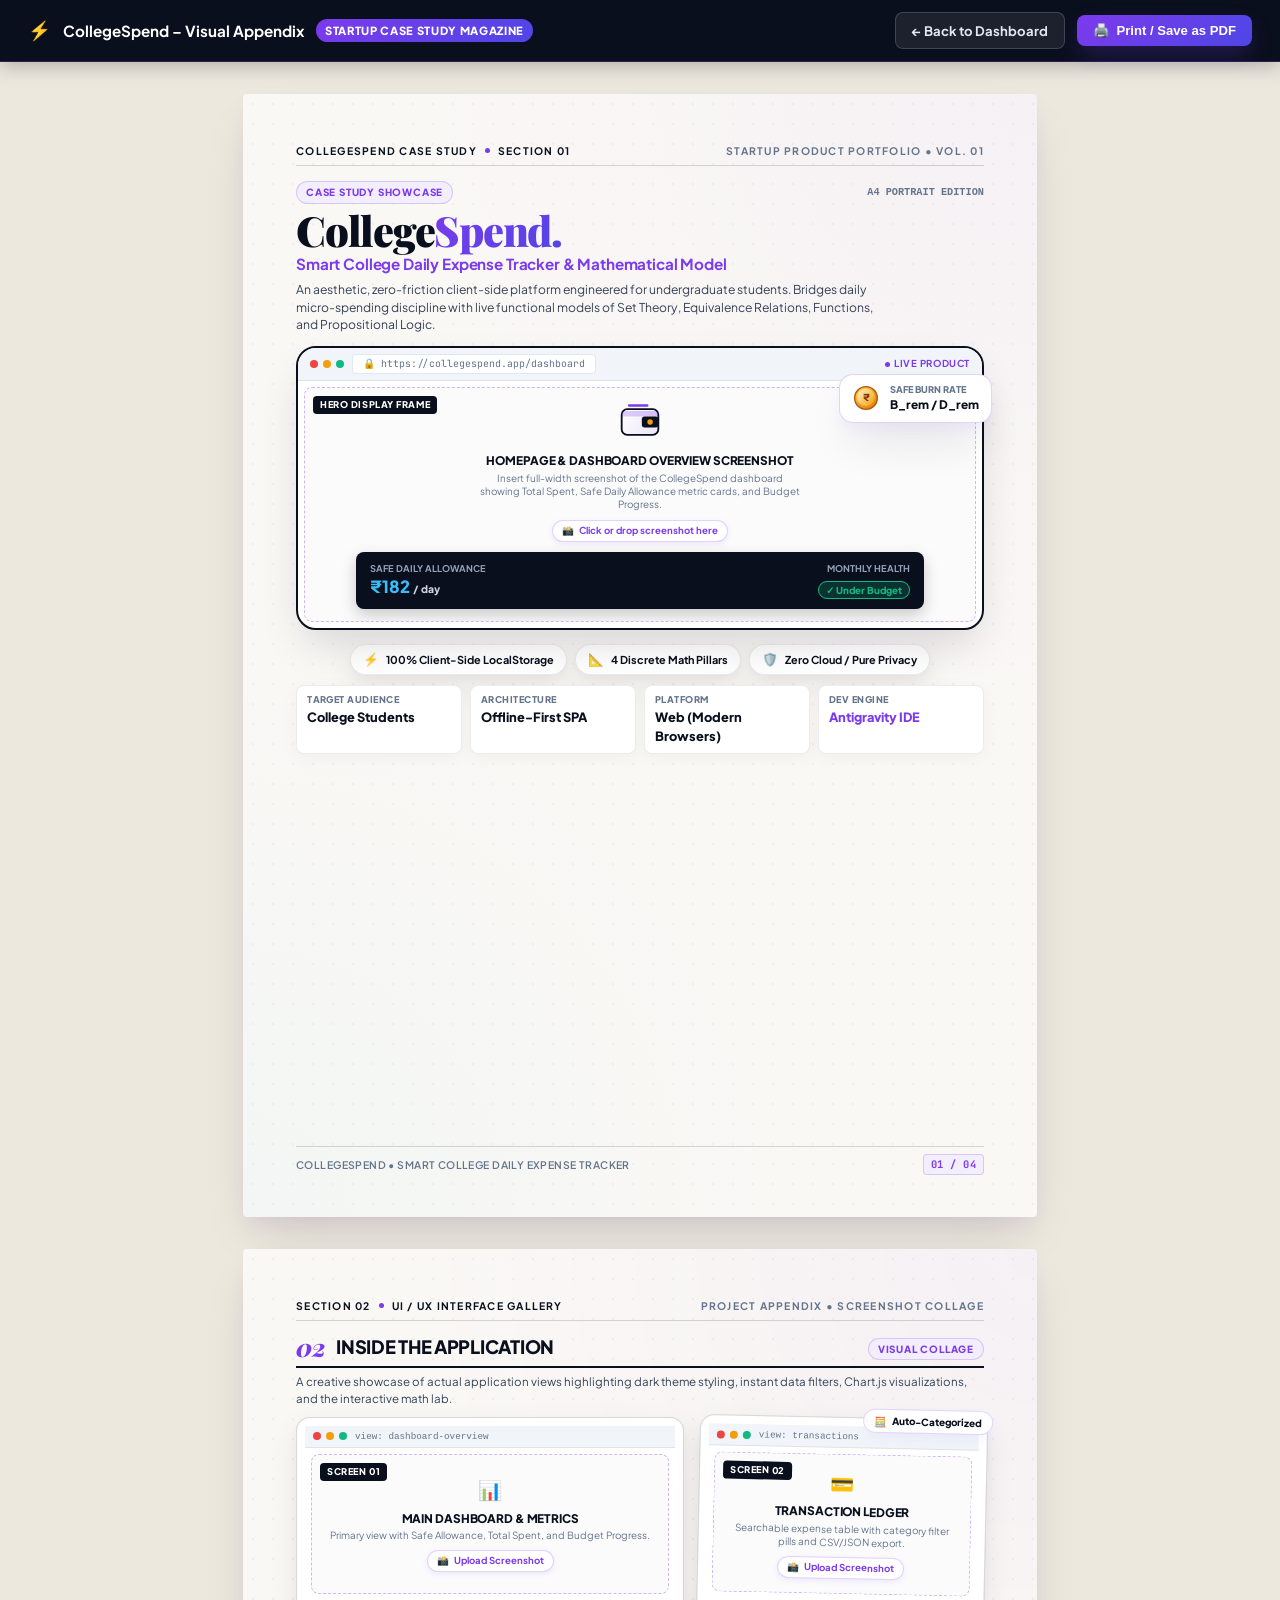
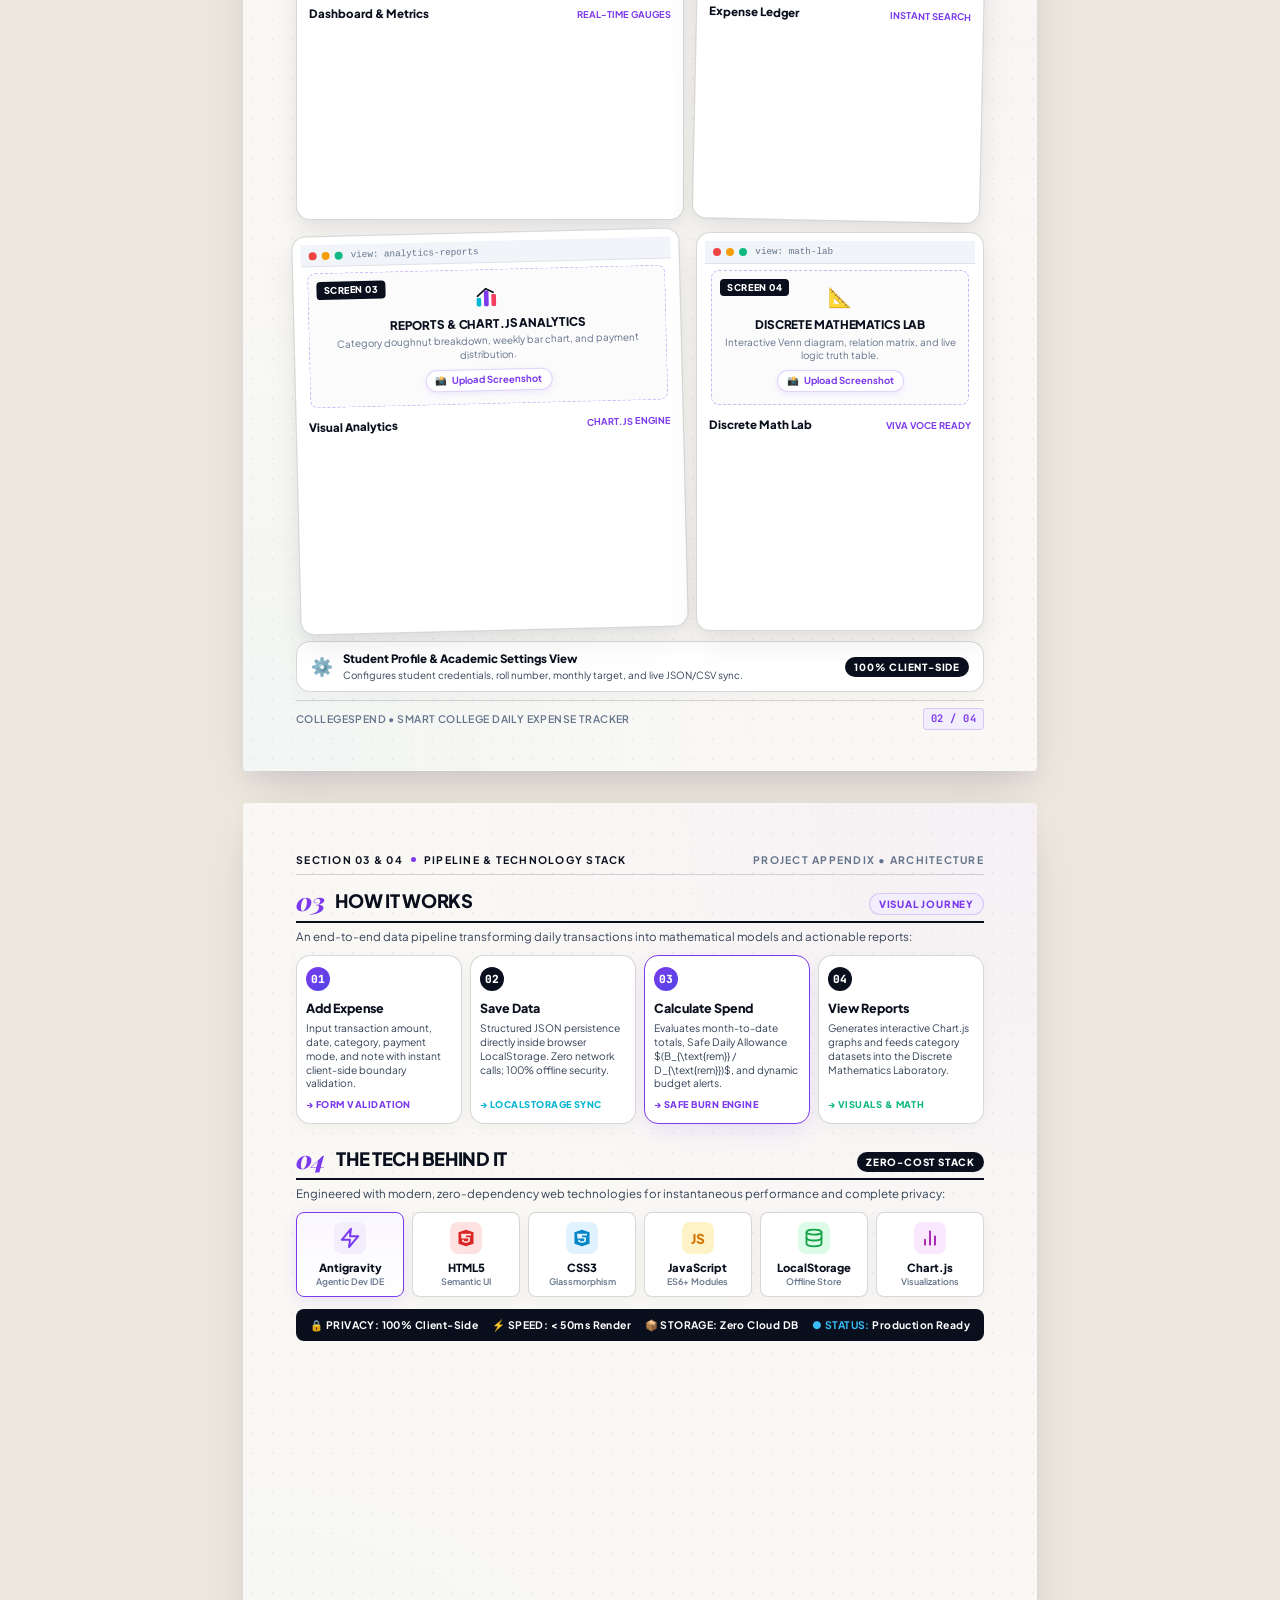
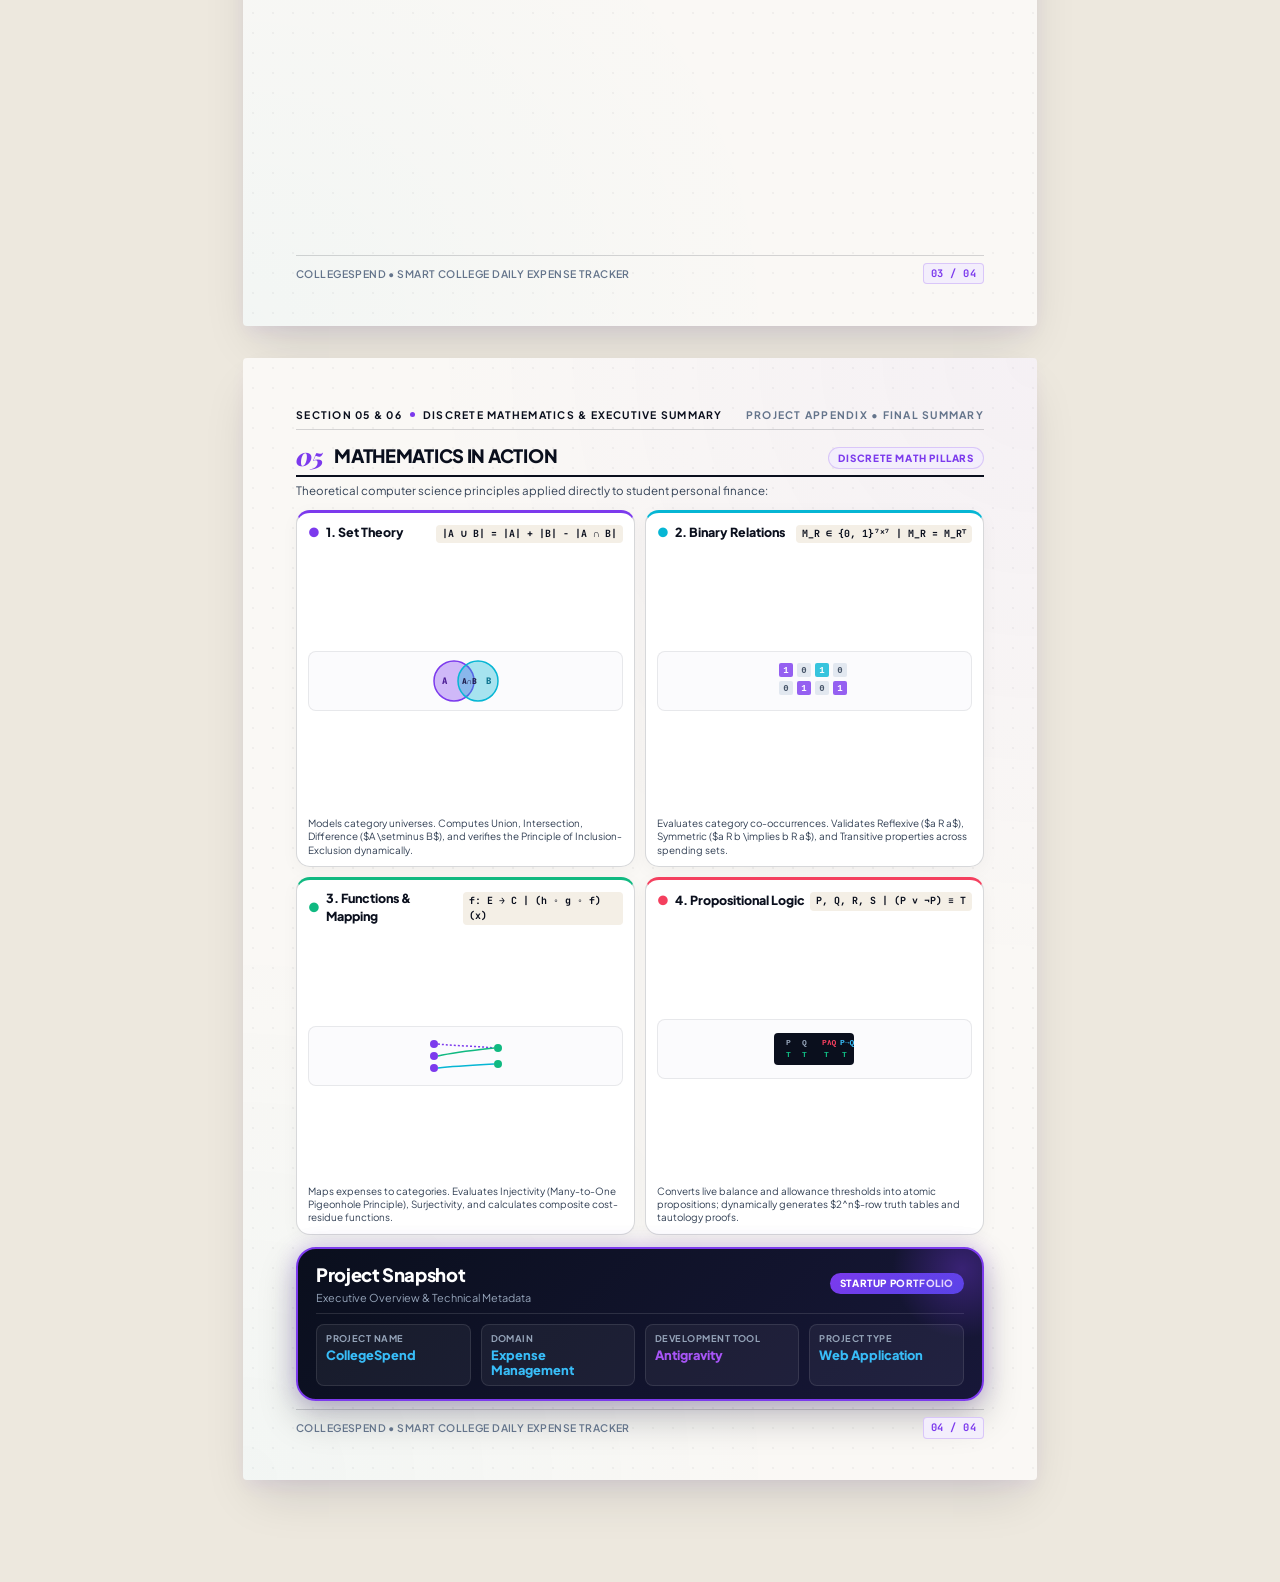
<file: appendix.html>
<!DOCTYPE html>
<html lang="en">
<head>
    <meta charset="UTF-8">
    <meta name="viewport" content="width=device-width, initial-scale=1.0">
    <title>Appendix | CollegeSpend – Smart College Daily Expense Tracker</title>
    <!-- Google Fonts: Editorial Serif & Modern Tech Sans -->
    <link rel="preconnect" href="https://fonts.googleapis.com">
    <link rel="preconnect" href="https://fonts.gstatic.com" crossorigin>
    <link href="https://fonts.googleapis.com/css2?family=Playfair+Display:ital,wght@0,600;0,700;0,800;0,900;1,600;1,700&family=Plus+Jakarta+Sans:wght@400;500;600;700;800&family=JetBrains+Mono:wght@500;600;700&display=swap" rel="stylesheet">

    <style>
        :root {
            /* Palette: Soft Cream + Dark Navy + Electric Purple */
            --bg-canvas: #EDE8DE;         /* Canvas under pages in browser */
            --bg-cream: #FAF8F5;          /* Page background: Soft luxury cream */
            --bg-cream-warm: #F4EFE6;     /* Warmer cream tint */
            --bg-card: #FFFFFF;           /* Card white */
            --bg-card-subtle: #F6F3EB;    /* Subtle card background */
            --bg-navy-dark: #0A0F1D;      /* Deep dark navy */
            --bg-navy-card: #0F172A;      /* Dark navy card surface */

            --text-navy: #0A0F1D;         /* Dark navy primary text */
            --text-secondary: #334155;    /* Slate-navy secondary text */
            --text-muted: #64748B;        /* Muted slate text */
            --text-light: #F8FAFC;        /* Light text for dark cards */

            --color-purple: #7C3AED;       /* Electric Purple */
            --color-purple-light: #9D71FA; /* Vibrant light purple */
            --color-purple-deep: #5B21B6;  /* Deep purple */
            --color-purple-tint: #F3EEFC;  /* Soft purple cream tint */
            --color-purple-border: rgba(124, 58, 237, 0.22);

            --color-cyan: #06B6D4;         /* Electric cyan accent */
            --color-mint: #10B981;         /* Fresh mint accent */
            --color-amber: #F59E0B;        /* Warm gold accent */
            --color-rose: #F43F5E;         /* Electric rose accent */

            --border-light: rgba(10, 15, 29, 0.08);
            --border-navy: rgba(10, 15, 29, 0.16);
            --border-dashed: rgba(124, 58, 237, 0.35);

            --shadow-subtle: 0 4px 18px rgba(10, 15, 29, 0.04);
            --shadow-elevated: 0 12px 30px rgba(10, 15, 29, 0.08), 0 4px 8px rgba(10, 15, 29, 0.03);
            --shadow-floating: 0 24px 48px -12px rgba(10, 15, 29, 0.14), 0 8px 16px -4px rgba(124, 58, 237, 0.08);
            --shadow-purple-glow: 0 10px 25px -4px rgba(124, 58, 237, 0.3);

            --radius-xs: 4px;
            --radius-sm: 8px;
            --radius-md: 14px;
            --radius-lg: 20px;
            --radius-xl: 28px;
            --radius-full: 9999px;
        }

        /* Reset & Base Setup */
        *, *::before, *::after {
            box-sizing: border-box;
            margin: 0;
            padding: 0;
        }

        body {
            font-family: 'Plus Jakarta Sans', -apple-system, BlinkMacSystemFont, sans-serif;
            background-color: var(--bg-canvas);
            color: var(--text-navy);
            line-height: 1.45;
            -webkit-font-smoothing: antialiased;
            padding-bottom: 70px;
        }

        /* Screen Top Navigation Bar */
        .screen-topbar {
            background-color: var(--bg-navy-dark);
            color: #ffffff;
            padding: 12px 28px;
            display: flex;
            align-items: center;
            justify-content: space-between;
            position: sticky;
            top: 0;
            z-index: 1000;
            box-shadow: 0 4px 20px rgba(0, 0, 0, 0.25);
            border-bottom: 1px solid rgba(124, 58, 237, 0.3);
        }

        .screen-topbar-title {
            display: flex;
            align-items: center;
            gap: 12px;
            font-size: 0.95rem;
            font-weight: 700;
        }

        .screen-topbar-title .pill {
            background: linear-gradient(135deg, var(--color-purple), #4F46E5);
            color: #ffffff;
            padding: 3px 9px;
            border-radius: var(--radius-full);
            font-size: 0.7rem;
            text-transform: uppercase;
            letter-spacing: 0.06em;
            font-weight: 800;
        }

        .screen-topbar-actions {
            display: flex;
            align-items: center;
            gap: 12px;
        }

        .btn-action {
            display: inline-flex;
            align-items: center;
            gap: 8px;
            padding: 8px 16px;
            font-size: 0.82rem;
            font-weight: 700;
            border-radius: var(--radius-sm);
            border: none;
            cursor: pointer;
            text-decoration: none;
            transition: all 0.2s cubic-bezier(0.16, 1, 0.3, 1);
        }

        .btn-action-primary {
            background: linear-gradient(135deg, var(--color-purple), #4F46E5);
            color: #ffffff;
            box-shadow: var(--shadow-purple-glow);
        }
        .btn-action-primary:hover {
            transform: translateY(-1px);
            box-shadow: 0 14px 28px -6px rgba(124, 58, 237, 0.5);
        }

        .btn-action-secondary {
            background: rgba(255, 255, 255, 0.08);
            color: #e2e8f0;
            border: 1px solid rgba(255, 255, 255, 0.16);
        }
        .btn-action-secondary:hover {
            background: rgba(255, 255, 255, 0.16);
            color: #ffffff;
        }

        /* ==========================================================================
           A4 PORTRAIT SPECIFICATION (210mm x 297mm)
           ========================================================================== */
        .a4-page {
            width: 210mm;
            height: 297mm;
            min-height: 297mm;
            max-height: 297mm;
            margin: 32px auto;
            background: var(--bg-cream);
            box-shadow: var(--shadow-floating);
            border-radius: 4px;
            padding: 13mm 14mm 11mm 14mm;
            position: relative;
            box-sizing: border-box;
            overflow: hidden;
            display: flex;
            flex-direction: column;
            justify-content: space-between;
            page-break-after: always;
            break-after: page;
        }

        /* Subtle Luxury Paper Texture & Decorative Geometry */
        .a4-page::before {
            content: '';
            position: absolute;
            top: 0; left: 0; right: 0; bottom: 0;
            background-image: 
                radial-gradient(circle at 100% 0%, rgba(124, 58, 237, 0.04) 0%, transparent 45%),
                radial-gradient(circle at 0% 100%, rgba(6, 182, 212, 0.03) 0%, transparent 40%),
                radial-gradient(rgba(10, 15, 29, 0.04) 1px, transparent 1px);
            background-size: 100% 100%, 100% 100%, 20px 20px;
            pointer-events: none;
            z-index: 1;
        }

        .page-content-wrapper {
            position: relative;
            z-index: 2;
            flex: 1;
            display: flex;
            flex-direction: column;
            justify-content: flex-start;
        }

        /* Page Folio Headers & Footers */
        .page-folio-header {
            display: flex;
            align-items: center;
            justify-content: space-between;
            border-bottom: 1.5px solid var(--border-navy);
            padding-bottom: 7px;
            margin-bottom: 13px;
            font-size: 0.65rem;
            text-transform: uppercase;
            letter-spacing: 0.12em;
            color: var(--text-muted);
            font-weight: 700;
        }

        .page-folio-header .folio-brand {
            display: flex;
            align-items: center;
            gap: 8px;
            color: var(--text-navy);
        }

        .page-folio-header .folio-dot {
            width: 5px;
            height: 5px;
            background: var(--color-purple);
            border-radius: 50%;
            display: inline-block;
        }

        .page-folio-footer {
            position: relative;
            z-index: 2;
            border-top: 1.5px solid var(--border-navy);
            padding-top: 7px;
            margin-top: 8px;
            display: flex;
            align-items: center;
            justify-content: space-between;
            font-size: 0.65rem;
            color: var(--text-muted);
            font-weight: 600;
            letter-spacing: 0.04em;
        }

        .page-folio-footer .page-number {
            font-family: 'JetBrains Mono', monospace;
            font-weight: 700;
            color: var(--color-purple);
            background: var(--color-purple-tint);
            padding: 2px 7px;
            border-radius: var(--radius-xs);
            border: 1px solid var(--color-purple-border);
        }

        /* ==========================================================================
           EDITORIAL TYPOGRAPHY & SECTION HEADERS
           ========================================================================== */
        .serif-headline {
            font-family: 'Playfair Display', Georgia, serif;
            letter-spacing: -0.03em;
            color: var(--text-navy);
            line-height: 1.05;
        }

        .section-header-wrap {
            display: flex;
            align-items: flex-end;
            justify-content: space-between;
            margin-bottom: 10px;
            border-bottom: 2px solid var(--text-navy);
            padding-bottom: 6px;
        }

        .section-heading {
            display: flex;
            align-items: center;
            gap: 10px;
        }

        .section-num {
            font-family: 'Playfair Display', Georgia, serif;
            font-size: 1.55rem;
            font-weight: 900;
            font-style: italic;
            color: var(--color-purple);
            line-height: 1;
        }

        .section-title {
            font-size: 1.15rem;
            font-weight: 800;
            color: var(--text-navy);
            letter-spacing: -0.015em;
            text-transform: uppercase;
        }

        .section-tag {
            font-size: 0.62rem;
            font-weight: 800;
            text-transform: uppercase;
            letter-spacing: 0.08em;
            padding: 3px 9px;
            border-radius: var(--radius-full);
            background: var(--color-purple-tint);
            color: var(--color-purple);
            border: 1px solid var(--color-purple-border);
        }

        .section-tag-navy {
            background: var(--bg-navy-dark);
            color: #ffffff;
            border: none;
        }

        .section-subtitle {
            font-size: 0.72rem;
            color: var(--text-secondary);
            margin-top: -4px;
            margin-bottom: 10px;
            line-height: 1.4;
        }

        /* ==========================================================================
           MOCKUP DEVICE FRAMES & SCREENSHOT PLACEHOLDERS
           ========================================================================== */
        .mockup-frame {
            background: #ffffff;
            border: 1.5px solid rgba(10, 15, 29, 0.12);
            border-radius: var(--radius-md);
            box-shadow: var(--shadow-elevated);
            overflow: hidden;
            display: flex;
            flex-direction: column;
            position: relative;
        }

        .mockup-header {
            background: #f1f5f9;
            border-bottom: 1px solid rgba(10, 15, 29, 0.08);
            padding: 6px 12px;
            display: flex;
            align-items: center;
            gap: 8px;
        }

        .mockup-dots {
            display: flex;
            gap: 5px;
        }
        .mockup-dot {
            width: 8px;
            height: 8px;
            border-radius: 50%;
        }
        .dot-red { background: #ef4444; }
        .dot-yellow { background: #f59e0b; }
        .dot-green { background: #10b981; }

        .mockup-url {
            background: #ffffff;
            border: 1px solid #e2e8f0;
            border-radius: 4px;
            font-size: 0.62rem;
            font-family: 'JetBrains Mono', monospace;
            color: #64748b;
            padding: 2px 10px;
            display: flex;
            align-items: center;
            gap: 6px;
        }

        .mockup-status {
            margin-left: auto;
            font-size: 0.6rem;
            font-weight: 700;
            color: var(--color-purple);
            display: flex;
            align-items: center;
            gap: 4px;
            text-transform: uppercase;
            letter-spacing: 0.06em;
        }

        .mockup-status-dot {
            width: 5px;
            height: 5px;
            background: var(--color-purple);
            border-radius: 50%;
            animation: pulse-dot 2s infinite ease-in-out;
        }
        @keyframes pulse-dot {
            0%, 100% { opacity: 1; transform: scale(1); }
            50% { opacity: 0.4; transform: scale(0.85); }
        }

        /* Screenshot Placeholder Container */
        .screenshot-box {
            position: relative;
            background: #fbfbfc;
            border: 1.5px dashed var(--border-dashed);
            margin: 6px;
            border-radius: var(--radius-sm);
            display: flex;
            flex-direction: column;
            align-items: center;
            justify-content: center;
            text-align: center;
            padding: 12px;
            box-sizing: border-box;
            cursor: pointer;
            transition: all 0.2s ease;
            overflow: hidden;
        }

        .screenshot-box:hover {
            border-color: var(--color-purple);
            background: #f8f6fc;
        }

        .screenshot-box input[type="file"] {
            display: none;
        }

        .screenshot-box img.uploaded-image {
            position: absolute;
            top: 0; left: 0;
            width: 100%;
            height: 100%;
            object-fit: cover;
            border-radius: var(--radius-sm);
            z-index: 10;
        }

        .screenshot-badge {
            position: absolute;
            top: 8px;
            left: 8px;
            background: var(--bg-navy-dark);
            color: #ffffff;
            font-size: 0.58rem;
            font-weight: 800;
            padding: 2px 7px;
            border-radius: var(--radius-xs);
            text-transform: uppercase;
            letter-spacing: 0.06em;
            z-index: 5;
        }

        .placeholder-main-label {
            font-size: 0.74rem;
            font-weight: 800;
            color: var(--text-navy);
            letter-spacing: -0.01em;
            margin-top: 4px;
        }

        .placeholder-sub-label {
            font-size: 0.62rem;
            color: var(--text-muted);
            max-width: 320px;
            margin-top: 2px;
            line-height: 1.35;
        }

        .placeholder-action-pill {
            margin-top: 8px;
            display: inline-flex;
            align-items: center;
            gap: 5px;
            background: #ffffff;
            border: 1px solid var(--color-purple-border);
            color: var(--color-purple);
            padding: 3px 9px;
            border-radius: var(--radius-full);
            font-size: 0.6rem;
            font-weight: 700;
            box-shadow: 0 2px 6px rgba(124, 58, 237, 0.1);
        }

        /* ==========================================================================
           FLOATING UI CARDS, PILLS & 3D ICONS
           ========================================================================== */
        .floating-pill {
            background: #ffffff;
            border: 1px solid rgba(10, 15, 29, 0.08);
            border-radius: var(--radius-full);
            padding: 5px 12px;
            box-shadow: var(--shadow-elevated);
            display: inline-flex;
            align-items: center;
            gap: 7px;
            font-size: 0.68rem;
            font-weight: 700;
            color: var(--text-navy);
        }

        .icon-3d {
            display: inline-flex;
            align-items: center;
            justify-content: center;
            flex-shrink: 0;
        }

        /* Abstract Shape Accents */
        .abstract-star {
            color: var(--color-purple);
            font-size: 0.9rem;
            display: inline-block;
        }

        /* ==========================================================================
           PAGE 1: THE PRODUCT SPECIFIC STYLING
           ========================================================================== */
        .hero-masthead {
            margin-top: 2px;
            margin-bottom: 12px;
        }

        .hero-top-tag-row {
            display: flex;
            align-items: center;
            justify-content: space-between;
            margin-bottom: 6px;
        }

        .hero-title {
            font-size: 2.6rem;
            font-weight: 900;
            line-height: 0.95;
            color: var(--text-navy);
        }

        .hero-title span.purple-gradient {
            background: linear-gradient(135deg, var(--color-purple) 0%, #4F46E5 100%);
            -webkit-background-clip: text;
            -webkit-text-fill-color: transparent;
        }

        .hero-subtitle {
            font-size: 0.95rem;
            font-weight: 700;
            color: var(--color-purple);
            margin-top: 4px;
            letter-spacing: -0.01em;
        }

        .hero-intro-lead {
            font-size: 0.76rem;
            color: var(--text-secondary);
            margin-top: 6px;
            max-width: 580px;
            line-height: 1.45;
        }

        .hero-mockup-wrap {
            position: relative;
            margin-bottom: 10px;
        }

        .hero-device-frame {
            border: 2px solid var(--text-navy);
            border-radius: var(--radius-lg);
            box-shadow: 0 20px 45px -10px rgba(10, 15, 29, 0.16);
            overflow: hidden;
            background: #ffffff;
        }

        .hero-floating-badge {
            position: absolute;
            background: #ffffff;
            border: 1px solid var(--color-purple-border);
            border-radius: var(--radius-md);
            padding: 8px 12px;
            box-shadow: var(--shadow-floating);
            display: flex;
            align-items: center;
            gap: 10px;
            z-index: 20;
        }

        .hero-badge-left {
            bottom: -10px;
            left: 12px;
        }

        .hero-badge-right {
            top: 28px;
            right: -8px;
        }

        .hero-metrics-strip {
            display: grid;
            grid-template-columns: repeat(4, 1fr);
            gap: 8px;
            margin-top: 10px;
        }

        .hero-metric-card {
            background: #ffffff;
            border: 1px solid var(--border-light);
            border-radius: var(--radius-sm);
            padding: 7px 10px;
            display: flex;
            flex-direction: column;
            box-shadow: var(--shadow-subtle);
        }

        .hero-metric-lbl {
            font-size: 0.58rem;
            font-weight: 800;
            text-transform: uppercase;
            letter-spacing: 0.05em;
            color: var(--text-muted);
        }

        .hero-metric-val {
            font-size: 0.8rem;
            font-weight: 800;
            color: var(--text-navy);
            margin-top: 2px;
        }

        /* ==========================================================================
           PAGE 2: INSIDE THE APPLICATION (COLLAGE LAYOUT)
           ========================================================================== */
        .collage-grid {
            display: grid;
            grid-template-columns: 1.35fr 1fr;
            grid-template-rows: auto auto;
            gap: 12px;
            margin-bottom: 10px;
            flex: 1;
        }

        .collage-card {
            background: #ffffff;
            border: 1.5px solid var(--border-navy);
            border-radius: var(--radius-md);
            padding: 8px;
            box-shadow: var(--shadow-elevated);
            display: flex;
            flex-direction: column;
            position: relative;
            transition: transform 0.25s ease;
        }

        .collage-card.tilt-right {
            transform: rotate(1.2deg);
        }
        .collage-card.tilt-left {
            transform: rotate(-1.4deg);
        }
        .collage-card:hover {
            transform: rotate(0deg) scale(1.01);
            z-index: 15;
        }

        .collage-card-footer {
            margin-top: 6px;
            padding: 0 4px;
            display: flex;
            align-items: center;
            justify-content: space-between;
        }

        .collage-card-name {
            font-size: 0.72rem;
            font-weight: 800;
            color: var(--text-navy);
        }

        .collage-card-tag {
            font-size: 0.58rem;
            font-weight: 700;
            color: var(--color-purple);
            text-transform: uppercase;
        }

        /* Floating 3D Accents on Collage */
        .sticker-badge {
            position: absolute;
            background: #ffffff;
            border-radius: var(--radius-full);
            box-shadow: var(--shadow-floating);
            padding: 4px 10px;
            display: flex;
            align-items: center;
            gap: 6px;
            font-size: 0.62rem;
            font-weight: 800;
            color: var(--text-navy);
            border: 1px solid rgba(124, 58, 237, 0.2);
            z-index: 20;
        }

        /* ==========================================================================
           PAGE 3: HOW IT WORKS & THE TECH BEHIND IT
           ========================================================================== */
        /* Journey Workflow Grid */
        .journey-grid {
            display: grid;
            grid-template-columns: repeat(4, 1fr);
            gap: 8px;
            position: relative;
            margin-bottom: 16px;
        }

        .journey-card {
            background: #ffffff;
            border: 1.5px solid var(--border-navy);
            border-radius: var(--radius-md);
            padding: 11px 9px;
            box-shadow: var(--shadow-subtle);
            display: flex;
            flex-direction: column;
            justify-content: space-between;
            position: relative;
        }

        .journey-card.highlight {
            border-color: var(--color-purple);
            box-shadow: 0 8px 24px -4px rgba(124, 58, 237, 0.15);
        }

        .journey-num-badge {
            width: 24px;
            height: 24px;
            border-radius: var(--radius-full);
            background: var(--bg-navy-dark);
            color: #ffffff;
            font-size: 0.7rem;
            font-weight: 800;
            display: flex;
            align-items: center;
            justify-content: center;
            font-family: 'JetBrains Mono', monospace;
            margin-bottom: 8px;
        }

        .journey-num-badge.purple {
            background: linear-gradient(135deg, var(--color-purple), #4F46E5);
        }

        .journey-title {
            font-size: 0.78rem;
            font-weight: 800;
            color: var(--text-navy);
            margin-bottom: 4px;
        }

        .journey-desc {
            font-size: 0.64rem;
            color: var(--text-secondary);
            line-height: 1.35;
        }

        .journey-sub-chip {
            margin-top: 8px;
            font-size: 0.58rem;
            font-weight: 800;
            color: var(--color-purple);
            text-transform: uppercase;
            letter-spacing: 0.05em;
        }

        /* Tech Grid & Badges */
        .tech-badges-grid {
            display: grid;
            grid-template-columns: repeat(6, 1fr);
            gap: 8px;
            margin-bottom: 12px;
        }

        .tech-pill-card {
            background: #ffffff;
            border: 1.5px solid var(--border-navy);
            border-radius: var(--radius-sm);
            padding: 9px 6px;
            text-align: center;
            display: flex;
            flex-direction: column;
            align-items: center;
            box-shadow: var(--shadow-subtle);
            transition: all 0.2s ease;
        }

        .tech-pill-card:hover {
            border-color: var(--color-purple);
            transform: translateY(-2px);
        }

        .tech-pill-card.featured {
            background: linear-gradient(180deg, #FAF7FF 0%, #FFFFFF 100%);
            border-color: var(--color-purple);
            box-shadow: 0 4px 16px rgba(124, 58, 237, 0.12);
        }

        .tech-icon-wrap {
            width: 32px;
            height: 32px;
            border-radius: var(--radius-sm);
            display: flex;
            align-items: center;
            justify-content: center;
            margin-bottom: 5px;
        }

        .tech-name {
            font-size: 0.7rem;
            font-weight: 800;
            color: var(--text-navy);
        }

        .tech-role {
            font-size: 0.56rem;
            font-weight: 600;
            color: var(--text-muted);
            margin-top: 1px;
            line-height: 1.2;
        }

        .tech-feature-strip {
            background: var(--bg-navy-dark);
            color: #ffffff;
            border-radius: var(--radius-sm);
            padding: 8px 14px;
            display: flex;
            align-items: center;
            justify-content: space-between;
            font-size: 0.65rem;
            font-weight: 700;
            letter-spacing: 0.04em;
        }

        .tech-feature-strip span.glow {
            color: #38bdf8;
        }

        /* ==========================================================================
           PAGE 4: MATHEMATICS IN ACTION & PROJECT SNAPSHOT
           ========================================================================== */
        .math-2x2-grid {
            display: grid;
            grid-template-columns: 1fr 1fr;
            grid-template-rows: 1fr 1fr;
            gap: 10px;
            margin-bottom: 12px;
            flex: 1;
        }

        .math-topic-card {
            background: #ffffff;
            border: 1.5px solid var(--border-navy);
            border-radius: var(--radius-md);
            padding: 9px 11px;
            box-shadow: var(--shadow-subtle);
            display: flex;
            flex-direction: column;
            justify-content: space-between;
            position: relative;
        }

        .math-topic-card.accent-purple { border-top: 3.5px solid var(--color-purple); }
        .math-topic-card.accent-cyan { border-top: 3.5px solid var(--color-cyan); }
        .math-topic-card.accent-mint { border-top: 3.5px solid var(--color-mint); }
        .math-topic-card.accent-rose { border-top: 3.5px solid var(--color-rose); }

        .math-card-header {
            display: flex;
            align-items: center;
            justify-content: space-between;
            margin-bottom: 5px;
        }

        .math-card-title {
            font-size: 0.78rem;
            font-weight: 800;
            color: var(--text-navy);
            display: flex;
            align-items: center;
            gap: 6px;
        }

        .math-illustration-box {
            background: #fbfbfd;
            border: 1px solid rgba(10, 15, 29, 0.08);
            border-radius: var(--radius-sm);
            padding: 5px;
            display: flex;
            align-items: center;
            justify-content: center;
            margin: 4px 0;
            min-height: 52px;
        }

        .math-formula-tag {
            font-family: 'JetBrains Mono', monospace;
            background: var(--bg-cream-warm);
            padding: 2px 6px;
            border-radius: 4px;
            font-size: 0.62rem;
            color: var(--text-navy);
            font-weight: 700;
            display: inline-block;
            margin-top: 3px;
        }

        .math-desc-text {
            font-size: 0.62rem;
            color: var(--text-secondary);
            line-height: 1.35;
            margin-top: 3px;
        }

        /* Executive Project Snapshot Banner Card */
        .snapshot-executive-card {
            background: linear-gradient(135deg, #0A0F1D 0%, #171738 100%);
            border: 2px solid var(--color-purple);
            border-radius: var(--radius-lg);
            padding: 13px 18px;
            color: #ffffff;
            box-shadow: 0 16px 36px rgba(10, 15, 29, 0.25), 0 0 20px rgba(124, 58, 237, 0.25);
            display: flex;
            flex-direction: column;
            gap: 10px;
            position: relative;
            overflow: hidden;
        }

        .snapshot-executive-card::after {
            content: '';
            position: absolute;
            top: -50px;
            right: -50px;
            width: 140px;
            height: 140px;
            background: radial-gradient(circle, rgba(124, 58, 237, 0.35) 0%, transparent 70%);
            pointer-events: none;
        }

        .snapshot-top-row {
            display: flex;
            align-items: center;
            justify-content: space-between;
            border-bottom: 1px solid rgba(255, 255, 255, 0.12);
            padding-bottom: 8px;
        }

        .snapshot-brand h3 {
            font-size: 1.15rem;
            font-weight: 900;
            letter-spacing: -0.02em;
            color: #ffffff;
        }

        .snapshot-brand p {
            font-size: 0.68rem;
            color: #94a3b8;
            margin-top: 1px;
        }

        .snapshot-badge-pill {
            background: linear-gradient(135deg, var(--color-purple), #4F46E5);
            color: #ffffff;
            padding: 3px 10px;
            border-radius: var(--radius-full);
            font-size: 0.62rem;
            font-weight: 800;
            text-transform: uppercase;
            letter-spacing: 0.06em;
        }

        .snapshot-specs-grid {
            display: grid;
            grid-template-columns: repeat(4, 1fr);
            gap: 10px;
        }

        .snapshot-spec-box {
            background: rgba(255, 255, 255, 0.05);
            border: 1px solid rgba(255, 255, 255, 0.1);
            border-radius: var(--radius-sm);
            padding: 7px 9px;
        }

        .snapshot-spec-box .label {
            font-size: 0.58rem;
            color: #94a3b8;
            text-transform: uppercase;
            letter-spacing: 0.05em;
            font-weight: 700;
        }

        .snapshot-spec-box .value {
            font-size: 0.8rem;
            color: #38bdf8;
            font-weight: 800;
            margin-top: 2px;
            line-height: 1.2;
        }

        /* ==========================================================================
           PRINT SPECIFIC OVERRIDES (@media print)
           ========================================================================== */
        @media print {
            body {
                background: none !important;
                padding: 0 !important;
            }
            .screen-topbar, .placeholder-action-pill {
                display: none !important;
            }
            .a4-page {
                margin: 0 !important;
                box-shadow: none !important;
                border-radius: 0 !important;
                width: 210mm !important;
                height: 297mm !important;
                min-height: 297mm !important;
                max-height: 297mm !important;
                page-break-after: always !important;
                break-after: page !important;
                -webkit-print-color-adjust: exact !important;
                print-color-adjust: exact !important;
            }
        }
    </style>
</head>
<body>

    <!-- SCREEN-ONLY TOP ACTION BAR -->
    <header class="screen-topbar">
        <div class="screen-topbar-title">
            <span style="font-size: 1.15rem;">⚡</span>
            <span>CollegeSpend – Visual Appendix</span>
            <span class="pill">Startup Case Study Magazine</span>
        </div>
        <div class="screen-topbar-actions">
            <a href="index.html" class="btn-action btn-action-secondary">← Back to Dashboard</a>
            <button onclick="window.print()" class="btn-action btn-action-primary">
                <span>🖨️</span>
                <span>Print / Save as PDF</span>
            </button>
        </div>
    </header>

    <!-- ==========================================================================
         PAGE 1: THE PRODUCT (PORTFOLIO COVER & HOMEPAGE MOCKUP FRAME)
         ========================================================================== -->
    <section class="a4-page">
        <div class="page-content-wrapper">
            <!-- Header Folio -->
            <div class="page-folio-header">
                <div class="folio-brand">
                    <span>COLLEGESPEND CASE STUDY</span>
                    <span class="folio-dot"></span>
                    <span>SECTION 01</span>
                </div>
                <div>STARTUP PRODUCT PORTFOLIO • VOL. 01</div>
            </div>

            <!-- Magazine Masthead & Hero Story -->
            <div class="hero-masthead">
                <div class="hero-top-tag-row">
                    <span class="section-tag">Case Study Showcase</span>
                    <span style="font-size: 0.64rem; font-weight: 700; color: var(--text-muted); font-family: monospace;">A4 PORTRAIT EDITION</span>
                </div>
                <h1 class="serif-headline hero-title">
                    College<span class="purple-gradient">Spend.</span>
                </h1>
                <div class="hero-subtitle">Smart College Daily Expense Tracker & Mathematical Model</div>
                <p class="hero-intro-lead">
                    An aesthetic, zero-friction client-side platform engineered for undergraduate students. Bridges daily micro-spending discipline with live functional models of Set Theory, Equivalence Relations, Functions, and Propositional Logic.
                </p>
            </div>

            <!-- Homepage Screenshot Mockup Frame -->
            <div class="hero-mockup-wrap">
                <div class="mockup-frame hero-device-frame">
                    <div class="mockup-header">
                        <div class="mockup-dots">
                            <span class="mockup-dot dot-red"></span>
                            <span class="mockup-dot dot-yellow"></span>
                            <span class="mockup-dot dot-green"></span>
                        </div>
                        <div class="mockup-url">
                            <span>🔒</span>
                            <span>https://collegespend.app/dashboard</span>
                        </div>
                        <div class="mockup-status">
                            <span class="mockup-status-dot"></span>
                            <span>Live Product</span>
                        </div>
                    </div>

                    <!-- Interactive Screenshot Placeholder for Homepage -->
                    <div class="screenshot-box" style="min-height: 220px;" onclick="document.getElementById('inputScreenHome').click()">
                        <input type="file" id="inputScreenHome" accept="image/*" onchange="previewScreenshot(this, 'imgScreenHome')">
                        <img id="imgScreenHome" class="uploaded-image" style="display:none;" alt="CollegeSpend Homepage">

                        <span class="screenshot-badge">Hero Display Frame</span>

                        <!-- 3D Minimal Wallet Vector Icon -->
                        <div class="icon-3d" style="margin-bottom: 4px;">
                            <svg width="44" height="44" viewBox="0 0 48 48" fill="none" xmlns="http://www.w3.org/2000/svg">
                                <rect x="4" y="10" width="40" height="28" rx="6" fill="url(#wallet-grad)" stroke="#0A0F1D" stroke-width="2"/>
                                <path d="M4 16C4 13.7909 5.79086 12 8 12H40C42.2091 12 44 13.7909 44 16V18H4V16Z" fill="#7C3AED" fill-opacity="0.25"/>
                                <rect x="26" y="18" width="18" height="12" rx="3" fill="#0A0F1D"/>
                                <circle cx="35" cy="24" r="3" fill="#F59E0B"/>
                                <path d="M12 6H32" stroke="#7C3AED" stroke-width="2.5" stroke-linecap="round"/>
                                <defs>
                                    <linearGradient id="wallet-grad" x1="4" y1="10" x2="44" y2="38" gradientUnits="userSpaceOnUse">
                                        <stop stop-color="#FFFFFF"/>
                                        <stop offset="1" stop-color="#EBE4F7"/>
                                    </linearGradient>
                                </defs>
                            </svg>
                        </div>

                        <div class="placeholder-main-label">HOMEPAGE & DASHBOARD OVERVIEW SCREENSHOT</div>
                        <div class="placeholder-sub-label">
                            Insert full-width screenshot of the CollegeSpend dashboard showing Total Spent, Safe Daily Allowance metric cards, and Budget Progress.
                        </div>
                        <span class="placeholder-action-pill">
                            <span>📸</span> Click or drop screenshot here
                        </span>

                        <!-- Realistic In-Mockup Live Indicator Card -->
                        <div style="margin-top: 10px; width: 88%; background: var(--bg-navy-dark); border-radius: 8px; padding: 10px 14px; color: #ffffff; display: flex; justify-content: space-between; align-items: center; box-shadow: 0 6px 16px rgba(0,0,0,0.2);">
                            <div style="text-align: left;">
                                <div style="font-size: 0.58rem; color: #94a3b8; text-transform: uppercase; font-weight: 700;">Safe Daily Allowance</div>
                                <div style="font-size: 1.05rem; font-weight: 800; color: #38bdf8;">₹182 <span style="font-size: 0.65rem; color: #cbd5e1;">/ day</span></div>
                            </div>
                            <div style="text-align: right;">
                                <div style="font-size: 0.58rem; color: #94a3b8; text-transform: uppercase; font-weight: 700;">Monthly Health</div>
                                <span style="background: rgba(16, 185, 129, 0.2); color: #10b981; border: 1px solid #10b981; padding: 2px 7px; border-radius: 9999px; font-size: 0.6rem; font-weight: 800;">
                                    ✓ Under Budget
                                </span>
                            </div>
                        </div>
                    </div>
                </div>

                <!-- Floating 3D Coin Badge (Accent) -->
                <div class="hero-floating-badge hero-badge-right">
                    <!-- 3D Coin SVG -->
                    <div class="icon-3d">
                        <svg width="28" height="28" viewBox="0 0 32 32" fill="none" xmlns="http://www.w3.org/2000/svg">
                            <ellipse cx="16" cy="16" rx="13" ry="13" fill="url(#coin-base)" stroke="#B45309" stroke-width="1.5"/>
                            <ellipse cx="16" cy="15" rx="10" ry="10" fill="url(#coin-inner)"/>
                            <text x="16" y="19" font-family="'Plus Jakarta Sans', sans-serif" font-weight="900" font-size="11" fill="#78350F" text-anchor="middle">₹</text>
                            <defs>
                                <linearGradient id="coin-base" x1="3" y1="3" x2="29" y2="29" gradientUnits="userSpaceOnUse">
                                    <stop stop-color="#FCD34D"/>
                                    <stop offset="1" stop-color="#D97706"/>
                                </linearGradient>
                                <linearGradient id="coin-inner" x1="6" y1="6" x2="26" y2="24" gradientUnits="userSpaceOnUse">
                                    <stop stop-color="#FEF3C7"/>
                                    <stop offset="1" stop-color="#F59E0B"/>
                                </linearGradient>
                            </defs>
                        </svg>
                    </div>
                    <div>
                        <div style="font-size: 0.58rem; text-transform: uppercase; color: var(--text-muted); font-weight: 800;">Safe Burn Rate</div>
                        <div style="font-size: 0.74rem; font-weight: 800; color: var(--text-navy);">B_rem / D_rem</div>
                    </div>
                </div>
            </div>

            <!-- Floating Highlights Pill Row -->
            <div style="display: flex; gap: 8px; justify-content: center; margin-top: 4px;">
                <div class="floating-pill">
                    <span style="color: var(--color-purple); font-size: 0.8rem;">⚡</span>
                    <span>100% Client-Side LocalStorage</span>
                </div>
                <div class="floating-pill">
                    <span style="color: var(--color-cyan); font-size: 0.8rem;">📐</span>
                    <span>4 Discrete Math Pillars</span>
                </div>
                <div class="floating-pill">
                    <span style="color: var(--color-mint); font-size: 0.8rem;">🛡️</span>
                    <span>Zero Cloud / Pure Privacy</span>
                </div>
            </div>

            <!-- Hero Metrics Metadata Strip -->
            <div class="hero-metrics-strip">
                <div class="hero-metric-card">
                    <span class="hero-metric-lbl">Target Audience</span>
                    <span class="hero-metric-val">College Students</span>
                </div>
                <div class="hero-metric-card">
                    <span class="hero-metric-lbl">Architecture</span>
                    <span class="hero-metric-val">Offline-First SPA</span>
                </div>
                <div class="hero-metric-card">
                    <span class="hero-metric-lbl">Platform</span>
                    <span class="hero-metric-val">Web (Modern Browsers)</span>
                </div>
                <div class="hero-metric-card">
                    <span class="hero-metric-lbl">Dev Engine</span>
                    <span class="hero-metric-val" style="color: var(--color-purple);">Antigravity IDE</span>
                </div>
            </div>
        </div>

        <!-- Footer Strip -->
        <div class="page-folio-footer">
            <span>COLLEGESPEND • SMART COLLEGE DAILY EXPENSE TRACKER</span>
            <span class="page-number">01 / 04</span>
        </div>
    </section>

    <!-- ==========================================================================
         PAGE 2: INSIDE THE APPLICATION (SCREENSHOT COLLAGE GALLERY)
         ========================================================================== -->
    <section class="a4-page">
        <div class="page-content-wrapper">
            <!-- Header Folio -->
            <div class="page-folio-header">
                <div class="folio-brand">
                    <span>SECTION 02</span>
                    <span class="folio-dot"></span>
                    <span>UI / UX INTERFACE GALLERY</span>
                </div>
                <div>PROJECT APPENDIX • SCREENSHOT COLLAGE</div>
            </div>

            <!-- Section Title -->
            <div class="section-header-wrap">
                <div class="section-heading">
                    <span class="section-num">02</span>
                    <h2 class="section-title">Inside the Application</h2>
                </div>
                <span class="section-tag">Visual Collage</span>
            </div>
            <p class="section-subtitle">
                A creative showcase of actual application views highlighting dark theme styling, instant data filters, Chart.js visualizations, and the interactive math lab.
            </p>

            <!-- Creative Screenshot Collage with Tilted Cards & Different Sizes -->
            <div class="collage-grid">

                <!-- Card 1: Dashboard Overview (Featured Hero Card) -->
                <div class="collage-card" style="grid-column: 1 / 2; grid-row: 1 / 2;">
                    <div class="mockup-header" style="padding: 4px 8px;">
                        <div class="mockup-dots"><span class="mockup-dot dot-red"></span><span class="mockup-dot dot-yellow"></span><span class="mockup-dot dot-green"></span></div>
                        <span style="font-size: 0.58rem; color: #64748b; font-family: monospace;">view: dashboard-overview</span>
                    </div>
                    <div class="screenshot-box" style="min-height: 140px;" onclick="document.getElementById('inputScreenDash').click()">
                        <input type="file" id="inputScreenDash" accept="image/*" onchange="previewScreenshot(this, 'imgScreenDash')">
                        <img id="imgScreenDash" class="uploaded-image" style="display:none;" alt="Dashboard Screenshot">
                        <span class="screenshot-badge">Screen 01</span>
                        <div style="font-size: 1.2rem; margin-bottom: 2px;">📊</div>
                        <div class="placeholder-main-label">MAIN DASHBOARD & METRICS</div>
                        <div class="placeholder-sub-label">Primary view with Safe Allowance, Total Spent, and Budget Progress.</div>
                        <span class="placeholder-action-pill"><span>📸</span> Upload Screenshot</span>
                    </div>
                    <div class="collage-card-footer">
                        <span class="collage-card-name">Dashboard & Metrics</span>
                        <span class="collage-card-tag">Real-time Gauges</span>
                    </div>
                </div>

                <!-- Card 2: Transactions Ledger (Tilted Card Right) -->
                <div class="collage-card tilt-right" style="grid-column: 2 / 3; grid-row: 1 / 2;">
                    <!-- 3D Calculator Accent Badge -->
                    <div class="sticker-badge" style="top: -10px; right: -6px;">
                        <span style="color: var(--color-purple);">🧮</span>
                        <span>Auto-Categorized</span>
                    </div>
                    <div class="mockup-header" style="padding: 4px 8px;">
                        <div class="mockup-dots"><span class="mockup-dot dot-red"></span><span class="mockup-dot dot-yellow"></span><span class="mockup-dot dot-green"></span></div>
                        <span style="font-size: 0.58rem; color: #64748b; font-family: monospace;">view: transactions</span>
                    </div>
                    <div class="screenshot-box" style="min-height: 140px;" onclick="document.getElementById('inputScreenTrans').click()">
                        <input type="file" id="inputScreenTrans" accept="image/*" onchange="previewScreenshot(this, 'imgScreenTrans')">
                        <img id="imgScreenTrans" class="uploaded-image" style="display:none;" alt="Transactions Screenshot">
                        <span class="screenshot-badge">Screen 02</span>
                        <div style="font-size: 1.2rem; margin-bottom: 2px;">💳</div>
                        <div class="placeholder-main-label">TRANSACTION LEDGER</div>
                        <div class="placeholder-sub-label">Searchable expense table with category filter pills and CSV/JSON export.</div>
                        <span class="placeholder-action-pill"><span>📸</span> Upload Screenshot</span>
                    </div>
                    <div class="collage-card-footer">
                        <span class="collage-card-name">Expense Ledger</span>
                        <span class="collage-card-tag">Instant Search</span>
                    </div>
                </div>

                <!-- Card 3: Reports & Chart.js Analytics (Tilted Card Left) -->
                <div class="collage-card tilt-left" style="grid-column: 1 / 2; grid-row: 2 / 3;">
                    <div class="mockup-header" style="padding: 4px 8px;">
                        <div class="mockup-dots"><span class="mockup-dot dot-red"></span><span class="mockup-dot dot-yellow"></span><span class="mockup-dot dot-green"></span></div>
                        <span style="font-size: 0.58rem; color: #64748b; font-family: monospace;">view: analytics-reports</span>
                    </div>
                    <div class="screenshot-box" style="min-height: 135px;" onclick="document.getElementById('inputScreenCharts').click()">
                        <input type="file" id="inputScreenCharts" accept="image/*" onchange="previewScreenshot(this, 'imgScreenCharts')">
                        <img id="imgScreenCharts" class="uploaded-image" style="display:none;" alt="Reports Screenshot">
                        <span class="screenshot-badge">Screen 03</span>
                        <!-- 3D Chart Mini SVG -->
                        <div class="icon-3d" style="margin-bottom: 2px;">
                            <svg width="26" height="26" viewBox="0 0 28 28" fill="none" xmlns="http://www.w3.org/2000/svg">
                                <rect x="3" y="16" width="5" height="9" rx="1.5" fill="#06B6D4"/>
                                <rect x="11" y="8" width="5" height="17" rx="1.5" fill="#7C3AED"/>
                                <rect x="19" y="12" width="5" height="13" rx="1.5" fill="#F43F5E"/>
                                <path d="M4 14L13 6L21 10" stroke="#0A0F1D" stroke-width="1.8" stroke-linecap="round"/>
                            </svg>
                        </div>
                        <div class="placeholder-main-label">REPORTS & CHART.JS ANALYTICS</div>
                        <div class="placeholder-sub-label">Category doughnut breakdown, weekly bar chart, and payment distribution.</div>
                        <span class="placeholder-action-pill"><span>📸</span> Upload Screenshot</span>
                    </div>
                    <div class="collage-card-footer">
                        <span class="collage-card-name">Visual Analytics</span>
                        <span class="collage-card-tag">Chart.js Engine</span>
                    </div>
                </div>

                <!-- Card 4: Discrete Mathematics Laboratory -->
                <div class="collage-card" style="grid-column: 2 / 3; grid-row: 2 / 3;">
                    <div class="mockup-header" style="padding: 4px 8px;">
                        <div class="mockup-dots"><span class="mockup-dot dot-red"></span><span class="mockup-dot dot-yellow"></span><span class="mockup-dot dot-green"></span></div>
                        <span style="font-size: 0.58rem; color: #64748b; font-family: monospace;">view: math-lab</span>
                    </div>
                    <div class="screenshot-box" style="min-height: 135px;" onclick="document.getElementById('inputScreenMath').click()">
                        <input type="file" id="inputScreenMath" accept="image/*" onchange="previewScreenshot(this, 'imgScreenMath')">
                        <img id="imgScreenMath" class="uploaded-image" style="display:none;" alt="Math Lab Screenshot">
                        <span class="screenshot-badge">Screen 04</span>
                        <div style="font-size: 1.2rem; margin-bottom: 2px;">📐</div>
                        <div class="placeholder-main-label">DISCRETE MATHEMATICS LAB</div>
                        <div class="placeholder-sub-label">Interactive Venn diagram, relation matrix, and live logic truth table.</div>
                        <span class="placeholder-action-pill"><span>📸</span> Upload Screenshot</span>
                    </div>
                    <div class="collage-card-footer">
                        <span class="collage-card-name">Discrete Math Lab</span>
                        <span class="collage-card-tag">Viva Voce Ready</span>
                    </div>
                </div>

            </div>

            <!-- Floating UI Annotation Banner -->
            <div style="background: var(--bg-card); border: 1.5px solid var(--border-navy); border-radius: var(--radius-md); padding: 9px 14px; display: flex; align-items: center; justify-content: space-between; box-shadow: var(--shadow-subtle);">
                <div style="display: flex; align-items: center; gap: 10px;">
                    <span style="font-size: 1.1rem;">⚙️</span>
                    <div>
                        <div style="font-size: 0.72rem; font-weight: 800; color: var(--text-navy);">Student Profile & Academic Settings View</div>
                        <div style="font-size: 0.62rem; color: var(--text-secondary);">Configures student credentials, roll number, monthly target, and live JSON/CSV sync.</div>
                    </div>
                </div>
                <span class="section-tag section-tag-navy">100% Client-Side</span>
            </div>
        </div>

        <!-- Footer Strip -->
        <div class="page-folio-footer">
            <span>COLLEGESPEND • SMART COLLEGE DAILY EXPENSE TRACKER</span>
            <span class="page-number">02 / 04</span>
        </div>
    </section>

    <!-- ==========================================================================
         PAGE 3: HOW IT WORKS & THE TECH BEHIND IT
         ========================================================================== -->
    <section class="a4-page">
        <div class="page-content-wrapper">
            <!-- Header Folio -->
            <div class="page-folio-header">
                <div class="folio-brand">
                    <span>SECTION 03 & 04</span>
                    <span class="folio-dot"></span>
                    <span>PIPELINE & TECHNOLOGY STACK</span>
                </div>
                <div>PROJECT APPENDIX • ARCHITECTURE</div>
            </div>

            <!-- SECTION 03: HOW IT WORKS -->
            <div class="section-header-wrap">
                <div class="section-heading">
                    <span class="section-num">03</span>
                    <h2 class="section-title">How It Works</h2>
                </div>
                <span class="section-tag">Visual Journey</span>
            </div>
            <p class="section-subtitle">
                An end-to-end data pipeline transforming daily transactions into mathematical models and actionable reports:
            </p>

            <!-- Visual Journey 4-Step Pipeline -->
            <div class="journey-grid">
                <!-- Step 1: Add Expense -->
                <div class="journey-card">
                    <div>
                        <div class="journey-num-badge purple">01</div>
                        <div class="journey-title">Add Expense</div>
                        <div class="journey-desc">
                            Input transaction amount, date, category, payment mode, and note with instant client-side boundary validation.
                        </div>
                    </div>
                    <div class="journey-sub-chip">→ Form Validation</div>
                </div>

                <!-- Step 2: Save Data -->
                <div class="journey-card">
                    <div>
                        <div class="journey-num-badge">02</div>
                        <div class="journey-title">Save Data</div>
                        <div class="journey-desc">
                            Structured JSON persistence directly inside browser LocalStorage. Zero network calls; 100% offline security.
                        </div>
                    </div>
                    <div class="journey-sub-chip" style="color: var(--color-cyan);">→ LocalStorage Sync</div>
                </div>

                <!-- Step 3: Calculate Spending -->
                <div class="journey-card highlight">
                    <div>
                        <div class="journey-num-badge purple">03</div>
                        <div class="journey-title">Calculate Spend</div>
                        <div class="journey-desc">
                            Evaluates month-to-date totals, Safe Daily Allowance $(B_{\text{rem}} / D_{\text{rem}})$, and dynamic budget alerts.
                        </div>
                    </div>
                    <div class="journey-sub-chip" style="color: var(--color-purple);">→ Safe Burn Engine</div>
                </div>

                <!-- Step 4: View Reports -->
                <div class="journey-card">
                    <div>
                        <div class="journey-num-badge">04</div>
                        <div class="journey-title">View Reports</div>
                        <div class="journey-desc">
                            Generates interactive Chart.js graphs and feeds category datasets into the Discrete Mathematics Laboratory.
                        </div>
                    </div>
                    <div class="journey-sub-chip" style="color: var(--color-mint);">→ Visuals & Math</div>
                </div>
            </div>

            <!-- SECTION 04: THE TECH BEHIND IT -->
            <div class="section-header-wrap" style="margin-top: 6px;">
                <div class="section-heading">
                    <span class="section-num">04</span>
                    <h2 class="section-title">The Tech Behind It</h2>
                </div>
                <span class="section-tag section-tag-navy">Zero-Cost Stack</span>
            </div>
            <p class="section-subtitle">
                Engineered with modern, zero-dependency web technologies for instantaneous performance and complete privacy:
            </p>

            <!-- 6 Technology Badges Grid -->
            <div class="tech-badges-grid">

                <!-- 1. Antigravity -->
                <div class="tech-pill-card featured">
                    <div class="tech-icon-wrap" style="background: var(--color-purple-tint); color: var(--color-purple);">
                        <svg width="22" height="22" viewBox="0 0 24 24" fill="none" stroke="currentColor" stroke-width="2.2" stroke-linecap="round" stroke-linejoin="round">
                            <polygon points="13 2 3 14 12 14 11 22 21 10 12 10 13 2"></polygon>
                        </svg>
                    </div>
                    <div class="tech-name">Antigravity</div>
                    <div class="tech-role">Agentic Dev IDE</div>
                </div>

                <!-- 2. HTML5 -->
                <div class="tech-pill-card">
                    <div class="tech-icon-wrap" style="background: #FEE2E2; color: #DC2626;">
                        <svg width="20" height="20" viewBox="0 0 24 24" fill="currentColor">
                            <path d="M12 2L3 5v14l9 3 9-3V5l-9-3zm6 7h-6v2h5l-.5 5.5-4.5 1.5-4.5-1.5-.2-2.5h2l.1 1.2 2.6.9 2.6-.9.2-2.7H6.5L6 7h12V9z"/>
                        </svg>
                    </div>
                    <div class="tech-name">HTML5</div>
                    <div class="tech-role">Semantic UI</div>
                </div>

                <!-- 3. CSS3 -->
                <div class="tech-pill-card">
                    <div class="tech-icon-wrap" style="background: #E0F2FE; color: #0284C7;">
                        <svg width="20" height="20" viewBox="0 0 24 24" fill="currentColor">
                            <path d="M12 2L3 5v14l9 3 9-3V5l-9-3zm6 7h-6v2h5l-.5 5.5-4.5 1.5-4.5-1.5-.2-2.5h2l.1 1.2 2.6.9 2.6-.9.2-2.7H6.5L6 7h12V9z"/>
                        </svg>
                    </div>
                    <div class="tech-name">CSS3</div>
                    <div class="tech-role">Glassmorphism</div>
                </div>

                <!-- 4. JavaScript -->
                <div class="tech-pill-card">
                    <div class="tech-icon-wrap" style="background: #FEF3C7; color: #D97706; font-weight: 800; font-size: 0.85rem;">
                        JS
                    </div>
                    <div class="tech-name">JavaScript</div>
                    <div class="tech-role">ES6+ Modules</div>
                </div>

                <!-- 5. LocalStorage -->
                <div class="tech-pill-card">
                    <div class="tech-icon-wrap" style="background: #DCFCE7; color: #16A34A;">
                        <svg width="20" height="20" viewBox="0 0 24 24" fill="none" stroke="currentColor" stroke-width="2.2" stroke-linecap="round" stroke-linejoin="round">
                            <ellipse cx="12" cy="5" rx="9" ry="3"></ellipse>
                            <path d="M21 12c0 1.66-4 3-9 3s-9-1.34-9-3"></path>
                            <path d="M3 5v14c0 1.66 4 3 9 3s9-1.34 9-3V5"></path>
                        </svg>
                    </div>
                    <div class="tech-name">LocalStorage</div>
                    <div class="tech-role">Offline Store</div>
                </div>

                <!-- 6. Chart.js -->
                <div class="tech-pill-card">
                    <div class="tech-icon-wrap" style="background: #FAE8FF; color: #A21CAF;">
                        <svg width="20" height="20" viewBox="0 0 24 24" fill="none" stroke="currentColor" stroke-width="2.2" stroke-linecap="round" stroke-linejoin="round">
                            <line x1="18" y1="20" x2="18" y2="10"></line>
                            <line x1="12" y1="20" x2="12" y2="4"></line>
                            <line x1="6" y1="20" x2="6" y2="14"></line>
                        </svg>
                    </div>
                    <div class="tech-name">Chart.js</div>
                    <div class="tech-role">Visualizations</div>
                </div>

            </div>

            <!-- Architecture Specifications Banner -->
            <div class="tech-feature-strip">
                <div><span>🔒 PRIVACY:</span> 100% Client-Side</div>
                <div><span>⚡ SPEED:</span> &lt; 50ms Render</div>
                <div><span>📦 STORAGE:</span> Zero Cloud DB</div>
                <div><span class="glow">● STATUS:</span> Production Ready</div>
            </div>
        </div>

        <!-- Footer Strip -->
        <div class="page-folio-footer">
            <span>COLLEGESPEND • SMART COLLEGE DAILY EXPENSE TRACKER</span>
            <span class="page-number">03 / 04</span>
        </div>
    </section>

    <!-- ==========================================================================
         PAGE 4: MATHEMATICS IN ACTION & PROJECT SNAPSHOT
         ========================================================================== -->
    <section class="a4-page">
        <div class="page-content-wrapper">
            <!-- Header Folio -->
            <div class="page-folio-header">
                <div class="folio-brand">
                    <span>SECTION 05 & 06</span>
                    <span class="folio-dot"></span>
                    <span>DISCRETE MATHEMATICS & EXECUTIVE SUMMARY</span>
                </div>
                <div>PROJECT APPENDIX • FINAL SUMMARY</div>
            </div>

            <!-- SECTION 05: MATHEMATICS IN ACTION -->
            <div class="section-header-wrap">
                <div class="section-heading">
                    <span class="section-num">05</span>
                    <h2 class="section-title">Mathematics in Action</h2>
                </div>
                <span class="section-tag">Discrete Math Pillars</span>
            </div>
            <p class="section-subtitle">
                Theoretical computer science principles applied directly to student personal finance:
            </p>

            <!-- 2x2 Grid of Sets, Relations, Functions, and Logic -->
            <div class="math-2x2-grid">

                <!-- 1. SET THEORY -->
                <div class="math-topic-card accent-purple">
                    <div class="math-card-header">
                        <span class="math-card-title">
                            <span style="color: var(--color-purple);">●</span> 1. Set Theory
                        </span>
                        <span class="math-formula-tag">|A ∪ B| = |A| + |B| − |A ∩ B|</span>
                    </div>

                    <!-- Colorful Venn Diagram SVG Illustration -->
                    <div class="math-illustration-box">
                        <svg width="120" height="48" viewBox="0 0 120 48" fill="none" xmlns="http://www.w3.org/2000/svg">
                            <!-- Circle A -->
                            <circle cx="48" cy="24" r="20" fill="#7C3AED" fill-opacity="0.35" stroke="#7C3AED" stroke-width="1.5"/>
                            <!-- Circle B -->
                            <circle cx="72" cy="24" r="20" fill="#06B6D4" fill-opacity="0.35" stroke="#06B6D4" stroke-width="1.5"/>
                            <!-- Labels -->
                            <text x="36" y="27" font-family="'JetBrains Mono', monospace" font-size="9" font-weight="800" fill="#4C1D95">A</text>
                            <text x="80" y="27" font-family="'JetBrains Mono', monospace" font-size="9" font-weight="800" fill="#0E7490">B</text>
                            <text x="56" y="27" font-family="'JetBrains Mono', monospace" font-size="8" font-weight="800" fill="#1E1B4B">A∩B</text>
                        </svg>
                    </div>

                    <p class="math-desc-text">
                        Models category universes. Computes Union, Intersection, Difference ($A \setminus B$), and verifies the Principle of Inclusion-Exclusion dynamically.
                    </p>
                </div>

                <!-- 2. RELATIONS -->
                <div class="math-topic-card accent-cyan">
                    <div class="math-card-header">
                        <span class="math-card-title">
                            <span style="color: var(--color-cyan);">●</span> 2. Binary Relations
                        </span>
                        <span class="math-formula-tag">M_R ∈ {0, 1}⁷ˣ⁷ | M_R = M_Rᵀ</span>
                    </div>

                    <!-- Colorful Relation Matrix SVG Illustration -->
                    <div class="math-illustration-box">
                        <svg width="120" height="48" viewBox="0 0 120 48" fill="none" xmlns="http://www.w3.org/2000/svg">
                            <!-- Matrix cells -->
                            <rect x="25" y="6" width="14" height="14" rx="2" fill="#7C3AED" fill-opacity="0.8"/>
                            <text x="32" y="16" font-family="monospace" font-size="9" font-weight="800" fill="#fff" text-anchor="middle">1</text>

                            <rect x="43" y="6" width="14" height="14" rx="2" fill="#E2E8F0"/>
                            <text x="50" y="16" font-family="monospace" font-size="9" font-weight="800" fill="#475569" text-anchor="middle">0</text>

                            <rect x="61" y="6" width="14" height="14" rx="2" fill="#06B6D4" fill-opacity="0.8"/>
                            <text x="68" y="16" font-family="monospace" font-size="9" font-weight="800" fill="#fff" text-anchor="middle">1</text>

                            <rect x="79" y="6" width="14" height="14" rx="2" fill="#E2E8F0"/>
                            <text x="86" y="16" font-family="monospace" font-size="9" font-weight="800" fill="#475569" text-anchor="middle">0</text>

                            <!-- Row 2 -->
                            <rect x="25" y="24" width="14" height="14" rx="2" fill="#E2E8F0"/>
                            <text x="32" y="34" font-family="monospace" font-size="9" font-weight="800" fill="#475569" text-anchor="middle">0</text>

                            <rect x="43" y="24" width="14" height="14" rx="2" fill="#7C3AED" fill-opacity="0.8"/>
                            <text x="50" y="34" font-family="monospace" font-size="9" font-weight="800" fill="#fff" text-anchor="middle">1</text>

                            <rect x="61" y="24" width="14" height="14" rx="2" fill="#E2E8F0"/>
                            <text x="68" y="34" font-family="monospace" font-size="9" font-weight="800" fill="#475569" text-anchor="middle">0</text>

                            <rect x="79" y="24" width="14" height="14" rx="2" fill="#7C3AED" fill-opacity="0.8"/>
                            <text x="86" y="34" font-family="monospace" font-size="9" font-weight="800" fill="#fff" text-anchor="middle">1</text>
                        </svg>
                    </div>

                    <p class="math-desc-text">
                        Evaluates category co-occurrences. Validates Reflexive ($a R a$), Symmetric ($a R b \implies b R a$), and Transitive properties across spending sets.
                    </p>
                </div>

                <!-- 3. FUNCTIONS -->
                <div class="math-topic-card accent-mint">
                    <div class="math-card-header">
                        <span class="math-card-title">
                            <span style="color: var(--color-mint);">●</span> 3. Functions & Mapping
                        </span>
                        <span class="math-formula-tag">f: E → C | (h ∘ g ∘ f)(x)</span>
                    </div>

                    <!-- Colorful Bipartite Mapping SVG Illustration -->
                    <div class="math-illustration-box">
                        <svg width="120" height="48" viewBox="0 0 120 48" fill="none" xmlns="http://www.w3.org/2000/svg">
                            <!-- Left Domain Nodes -->
                            <circle cx="28" cy="12" r="4" fill="#7C3AED"/>
                            <circle cx="28" cy="24" r="4" fill="#7C3AED"/>
                            <circle cx="28" cy="36" r="4" fill="#7C3AED"/>
                            <!-- Right Codomain Nodes -->
                            <circle cx="92" cy="16" r="4" fill="#10B981"/>
                            <circle cx="92" cy="32" r="4" fill="#10B981"/>
                            <!-- Mapping Arrows -->
                            <path d="M32 12C50 14 70 14 88 16" stroke="#7C3AED" stroke-width="1.5" stroke-dasharray="2 2"/>
                            <path d="M32 24C50 20 70 18 88 16" stroke="#10B981" stroke-width="1.5"/>
                            <path d="M32 36C50 34 70 33 88 32" stroke="#06B6D4" stroke-width="1.5"/>
                        </svg>
                    </div>

                    <p class="math-desc-text">
                        Maps expenses to categories. Evaluates Injectivity (Many-to-One Pigeonhole Principle), Surjectivity, and calculates composite cost-residue functions.
                    </p>
                </div>

                <!-- 4. LOGIC -->
                <div class="math-topic-card accent-rose">
                    <div class="math-card-header">
                        <span class="math-card-title">
                            <span style="color: var(--color-rose);">●</span> 4. Propositional Logic
                        </span>
                        <span class="math-formula-tag">P, Q, R, S | (P ∨ ¬P) ≡ T</span>
                    </div>

                    <!-- Colorful Logic Table & Gate SVG Illustration -->
                    <div class="math-illustration-box">
                        <svg width="120" height="48" viewBox="0 0 120 48" fill="none" xmlns="http://www.w3.org/2000/svg">
                            <!-- Mini Truth Table Badge -->
                            <rect x="20" y="8" width="80" height="32" rx="4" fill="#0A0F1D"/>
                            <text x="32" y="20" font-family="monospace" font-size="8" font-weight="700" fill="#94a3b8">P</text>
                            <text x="48" y="20" font-family="monospace" font-size="8" font-weight="700" fill="#94a3b8">Q</text>
                            <text x="68" y="20" font-family="monospace" font-size="8" font-weight="800" fill="#F43F5E">P∧Q</text>
                            <text x="86" y="20" font-family="monospace" font-size="8" font-weight="800" fill="#38BDF8">P→Q</text>

                            <text x="32" y="32" font-family="monospace" font-size="8" font-weight="800" fill="#10B981">T</text>
                            <text x="48" y="32" font-family="monospace" font-size="8" font-weight="800" fill="#10B981">T</text>
                            <text x="70" y="32" font-family="monospace" font-size="8" font-weight="800" fill="#10B981">T</text>
                            <text x="88" y="32" font-family="monospace" font-size="8" font-weight="800" fill="#10B981">T</text>
                        </svg>
                    </div>

                    <p class="math-desc-text">
                        Converts live balance and allowance thresholds into atomic propositions; dynamically generates $2^n$-row truth tables and tautology proofs.
                    </p>
                </div>

            </div>

            <!-- SECTION 06: PROJECT SNAPSHOT -->
            <div class="snapshot-executive-card">
                <div class="snapshot-top-row">
                    <div class="snapshot-brand">
                        <h3>Project Snapshot</h3>
                        <p>Executive Overview & Technical Metadata</p>
                    </div>
                    <span class="snapshot-badge-pill">Startup Portfolio</span>
                </div>

                <div class="snapshot-specs-grid">
                    <!-- 1. Project Name -->
                    <div class="snapshot-spec-box">
                        <div class="label">Project Name</div>
                        <div class="value">CollegeSpend</div>
                    </div>

                    <!-- 2. Domain -->
                    <div class="snapshot-spec-box">
                        <div class="label">Domain</div>
                        <div class="value">Expense Management</div>
                    </div>

                    <!-- 3. Development Tool -->
                    <div class="snapshot-spec-box">
                        <div class="label">Development Tool</div>
                        <div class="value" style="color: #A855F7;">Antigravity</div>
                    </div>

                    <!-- 4. Project Type -->
                    <div class="snapshot-spec-box">
                        <div class="label">Project Type</div>
                        <div class="value">Web Application</div>
                    </div>
                </div>
            </div>
        </div>

        <!-- Footer Strip -->
        <div class="page-folio-footer">
            <span>COLLEGESPEND • SMART COLLEGE DAILY EXPENSE TRACKER</span>
            <span class="page-number">04 / 04</span>
        </div>
    </section>

    <!-- Client-side Interactive Helper Script for Screenshot Upload / Preview -->
    <script>
        function previewScreenshot(input, imgId) {
            if (input.files && input.files[0]) {
                const reader = new FileReader();
                reader.onload = function(e) {
                    const img = document.getElementById(imgId);
                    img.src = e.target.result;
                    img.style.display = 'block';
                    // Dim placeholder guides
                    const parent = input.closest('.screenshot-box');
                    if (parent) {
                        const children = parent.children;
                        for (let i = 0; i < children.length; i++) {
                            if (children[i] !== img && !children[i].classList.contains('screenshot-badge')) {
                                children[i].style.opacity = '0.04';
                            }
                        }
                    }
                };
                reader.readAsDataURL(input.files[0]);
            }
        }

        // Add interactive drag-and-drop support to all screenshot placeholder boxes
        document.addEventListener('DOMContentLoaded', () => {
            document.querySelectorAll('.screenshot-box').forEach(box => {
                box.addEventListener('dragover', (e) => {
                    e.preventDefault();
                    box.style.borderColor = 'var(--color-purple)';
                    box.style.background = '#f3eefc';
                });
                box.addEventListener('dragleave', (e) => {
                    e.preventDefault();
                    box.style.borderColor = '';
                    box.style.background = '';
                });
                box.addEventListener('drop', (e) => {
                    e.preventDefault();
                    box.style.borderColor = '';
                    box.style.background = '';
                    const files = e.dataTransfer.files;
                    if (files && files[0]) {
                        const fileInput = box.querySelector('input[type="file"]');
                        const img = box.querySelector('img.uploaded-image');
                        if (fileInput && img) {
                            const reader = new FileReader();
                            reader.onload = function(evt) {
                                img.src = evt.target.result;
                                img.style.display = 'block';
                                const children = box.children;
                                for (let i = 0; i < children.length; i++) {
                                    if (children[i] !== img && !children[i].classList.contains('screenshot-badge')) {
                                        children[i].style.opacity = '0.04';
                                    }
                                }
                            };
                            reader.readAsDataURL(files[0]);
                        }
                    }
                });
            });
        });
    </script>
</body>
</html>
</file>
